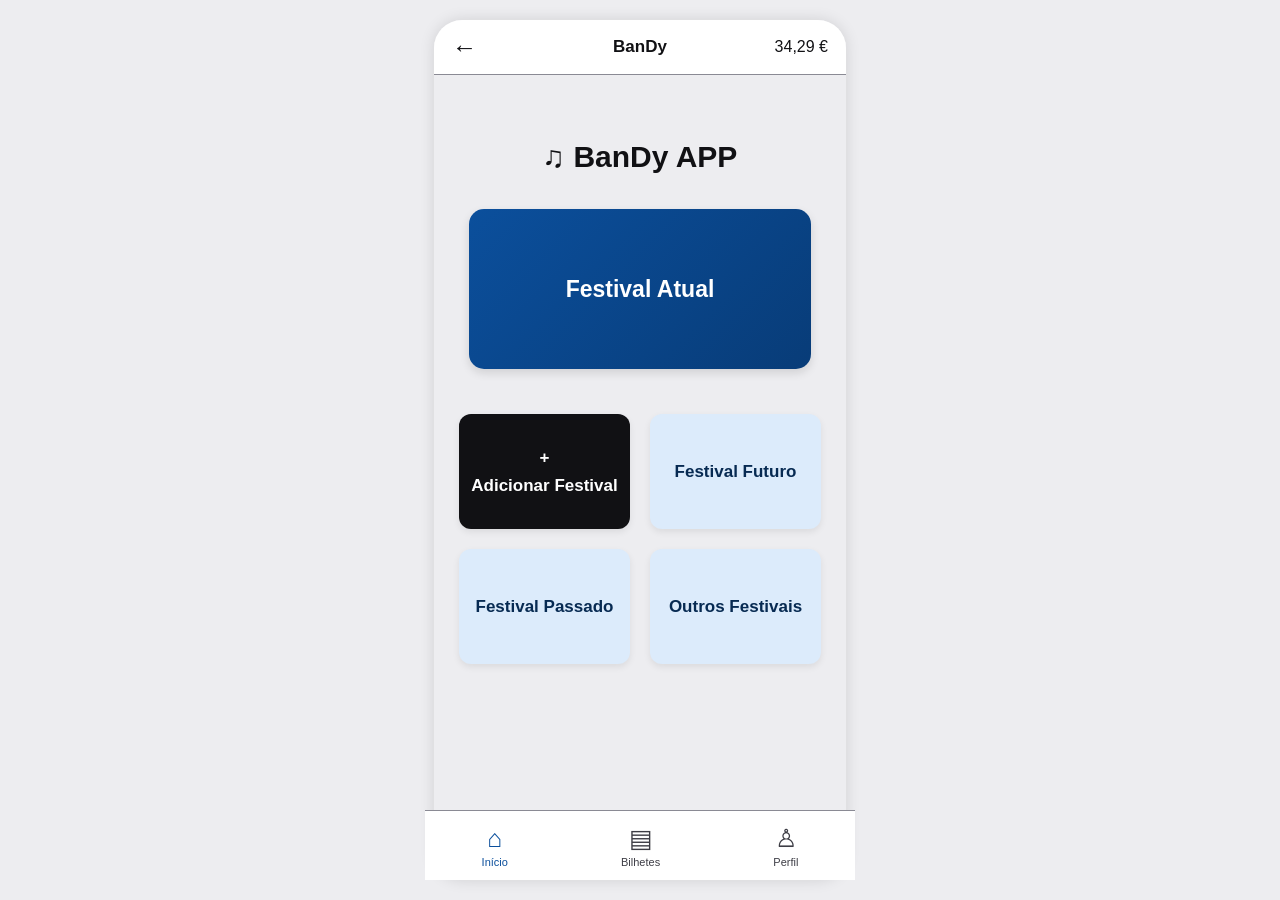
<file: index.html>
<!DOCTYPE html>
<html lang="pt">
<head>
    <meta charset="UTF-8">
    <meta name="viewport" content="width=device-width, initial-scale=1.0">

    <title>BanDy</title>

    <link rel="stylesheet" href="./css/positions.css">
    <link rel="stylesheet" href="./css/styles.css">

    <script src="./js/script.js" defer></script>
</head>

<body>

    <main class="app">

        <!-- Cabeçalho -->
        <header class="top-bar">
            <button class="back-button" data-action="back">←</button>
            <span class="header-title">BanDy</span>
            <span class="balance">34,29 €</span>
        </header>

        <!-- Logótipo -->
        <section class="logo">
            <h1>♫ BanDy APP</h1>
        </section>

        <!-- Festival em destaque -->
        <section class="featured-section">
            <button class="featured-card" data-festival="Festival Atual">
                Festival Atual
            </button>
        </section>

        <!-- Cartões dos festivais -->
        <section class="festivals">

            <button class="festival-card add-card" data-action="add-festival">
                <span>+</span>
                <span>Adicionar Festival</span>
            </button>

            <button class="festival-card" data-festival="Festival Futuro">
                Festival Futuro
            </button>

            <button class="festival-card" data-festival="Festival Passado">
                Festival Passado
            </button>

            <button class="festival-card" data-festival="Outros Festivais">
                Outros Festivais
            </button>

        </section>

        <!-- Menu inferior -->
        <nav class="bottom-nav">

            <button class="nav-button active" data-page="Início">
                <span class="nav-icon">⌂</span>
                <span>Início</span>
            </button>

            <button class="nav-button" data-page="Bilhetes">
                <span class="nav-icon">▤</span>
                <span>Bilhetes</span>
            </button>

            <button class="nav-button" data-page="Perfil">
                <span class="nav-icon">♙</span>
                <span>Perfil</span>
            </button>

        </nav>

    </main>

</body>
</html>
</file>
<file: css/positions.css>
* {
    margin: 0;
    padding: 0;
    box-sizing: border-box;
}

.app {
    position: relative;
    display: flex;
    flex-direction: column;
    width: 100%;
    max-width: 430px;
    height: 100vh;
    height: 100dvh;
    margin: 0 auto;
    overflow-y: auto;
    background-color: var(--fundo-secundario);
}

/* Cabeçalho */

.top-bar {
    display: grid;
    flex-shrink: 0;
    grid-template-columns: 1fr auto 1fr;
    align-items: center;
    width: 100%;
    height: 55px;
    min-height: 55px;
    padding: 0 18px;
}

/* Logótipo */

.logo {
    margin: 65px 0 35px;
    text-align: center;
}

/* Festival em destaque */

.featured-section {
    margin: 0 35px 45px;
}

.featured-card {
    display: flex;
    align-items: center;
    justify-content: center;
    width: 100%;
    min-height: 160px;
    padding: 20px;
}

/* Grelha de festivais */

.festivals {
    display: grid;
    grid-template-columns: repeat(2, 1fr);
    gap: 20px;
    padding: 0 25px 30px;
}

.festival-card {
    display: flex;
    flex-direction: column;
    align-items: center;
    justify-content: center;
    gap: 8px;
    min-height: 115px;
    padding: 15px 10px;
}

/* Menu inferior */

.bottom-nav {
    position: fixed;
    bottom: 0;
    left: 50%;
    display: flex;
    align-items: center;
    justify-content: space-around;
    width: 100%;
    max-width: 430px;
    height: 70px;
    transform: translateX(-50%);
    z-index: 10;
}

.nav-button {
    display: flex;
    flex-direction: column;
    align-items: center;
    gap: 3px;
}

/* Ecrãs maiores */

@media (min-width: 600px) {

    /* Moldura de telemóvel 6,7" (1080x2340 px = 412x892 px CSS, proporção 9:19,5) */
    body {
        display: flex;
        align-items: center;
        justify-content: center;
        min-height: 100vh;
        padding: 20px 0;
    }

    .app {
        flex-shrink: 0;
        width: 412px;
        max-width: none;
        height: min(892px, calc(100vh - 40px));
        margin: 0;
    }

    .bottom-nav {
        bottom: 20px;
    }

}

/* positions da carteira */


/* =================================
   PÁGINA CARTEIRA - POSITIONS
================================= */

/* Estrutura principal */

.aplicacao {
    position: relative;
    display: flex;
    flex-direction: column;
    width: 100%;
    max-width: 430px;
    height: 100vh;
    height: 100dvh;
    margin: 0 auto;
    overflow-y: auto;
    background-color: var(--fundo-secundario);
}

/* Cabeçalho */

.barra-superior {
    display: grid;
    flex-shrink: 0;
    grid-template-columns: 1fr auto 1fr;
    align-items: center;
    width: 100%;
    height: 55px;
    min-height: 55px;
    padding: 0 18px;
}

/* Conteúdo da carteira */

.conteudo-carteira {
    width: 100%;
    padding: 20px 25px;
}

/* Saldo */

.cartao-saldo {
    width: 100%;
    margin-bottom: 20px;
    padding: 15px;
}

.informacao-saldo {
    display: flex;
    align-items: center;
    justify-content: space-between;
}

.valor-saldo {
    margin-top: 5px;
}

/* Operações */

.operacoes-carteira {
    display: flex;
    flex-direction: column;
    gap: 10px;
    margin-bottom: 25px;
}

.botao-operacao {
    display: flex;
    align-items: center;
    justify-content: space-between;
    width: 100%;
    min-height: 42px;
    padding: 8px 12px;
}

/* Movimentos */

.secao-movimentos {
    width: 100%;
}

.secao-movimentos h2 {
    margin-bottom: 10px;
}

.lista-movimentos {
    display: flex;
    flex-direction: column;
    gap: 12px;
}

.movimento {
    display: flex;
    align-items: center;
    justify-content: space-between;
    width: 100%;
    min-height: 28px;
}

/* Menu inferior */

.barra-navegacao {
    position: sticky;
    bottom: 0;
    z-index: 10;
    display: flex;
    align-items: center;
    justify-content: space-around;
    flex-shrink: 0;
    width: 100%;
    height: 70px;
    margin-top: auto;
}

/* Moldura de telemóvel nas páginas com .aplicacao (tem de vir depois da regra base) */

@media (min-width: 600px) {

    .aplicacao {
        flex-shrink: 0;
        width: 412px;
        max-width: none;
        height: min(892px, calc(100vh - 40px));
        margin: 0;
    }

}

.botao-navegacao {
    display: flex;
    flex-direction: column;
    align-items: center;
    justify-content: center;
    gap: 3px;
    height: 100%;
}

/* Caixa de tamanho fixo para o ícone: o texto fica sempre na mesma posição,
   mesmo antes de o Font Awesome carregar */
.icone-navegacao {
    display: flex;
    align-items: center;
    justify-content: center;
    width: 32px;
    height: 28px;
    line-height: 1;
}

/* Ecrãs maiores */


/* =================================
   PÁGINA DE DEPÓSITO - POSITIONS
================================= */

.conteudo-deposito {
    width: 100%;
    padding: 25px 25px;
}

.titulo-deposito {
    margin-bottom: 5px;
}

.subtitulo-deposito {
    margin-bottom: 25px;
}

/* Valores predefinidos */

.valores-predefinidos {
    display: grid;
    grid-template-columns: 1fr 1fr;
    gap: 12px;
    margin-bottom: 20px;
}

.botao-valor {
    width: 100%;
    min-height: 45px;
}

/* Valor personalizado */

.campo-valor-personalizado {
    display: flex;
    align-items: center;
    width: 100%;
    margin-bottom: 20px;
}

.campo-valor-personalizado input {
    width: 100%;
    min-height: 45px;
    padding: 10px;
}

/* Método de pagamento */

.campo-metodo-pagamento {
    width: 100%;
    margin-bottom: 35px;
}

.campo-metodo-pagamento select {
    width: 100%;
    min-height: 48px;
    padding: 10px;
}

/* Confirmar */

.botao-confirmar-deposito {
    width: 100%;
    min-height: 48px;
}

/* Pagamento */
.titulo-Pagamento, .ou {
    font-size: 250%;
    font-weight: bold;
    text-align: center;
    margin-bottom: 30px;
    margin-top: 15px;
}

.QR-code {
    display: flex;
    align-items: center;
    justify-content: center;
    width: 100%;
    margin-bottom: 25px;
}

.NFC {
    display: flex;
    justify-content: center;
    width: 100%;
    height: 180px;
}

/* Transferência */

.conteudo-transferencia { 
    padding: 24px 20px; 
}
.titulo-transferencia { 
    text-align: center; 
    margin-bottom: 28px; 
}

.formulario-transferencia {
    display: flex;
    flex-direction: column;
    gap: 8px;
}

.formulario-transferencia label {
    font-weight: 600;
    font-size: 100%;
    margin-top: 10px;
}

.formulario-transferencia input {
    padding: 14px;
    font-size: 100%;
    border: 1.5px solid var(--borda);
    border-radius: 12px;
    outline: none;
}

.formulario-transferencia button {
    margin-top: 20px;
    padding: 14px;
    font-size: 150%;
    font-weight: 600;
    color: #fff;
    background: var(--roxo);
    border: none;
    border-radius: 12px;
    cursor: pointer;
}



/* =================================
   PÁGINA PERFIL - POSITIONS
================================= */

.conteudo-perfil {
    width: 100%;
    padding: 25px;
}

.titulo-perfil {
    margin-bottom: 20px;
}

.cartao-perfil {
    display: flex;
    flex-direction: column;
    align-items: center;
    padding: 25px 15px;
    margin-bottom: 25px;
}

.avatar-perfil {
    display: flex;
    align-items: center;
    justify-content: center;
    width: 80px;
    height: 80px;
    margin-bottom: 15px;
}

.nome-perfil {
    margin-bottom: 5px;
}

.secao-informacoes-perfil h3 {
    margin-bottom: 12px;
}

.informacoes-perfil {
    padding: 5px 15px;
    margin-bottom: 20px;
}

.campo-perfil {
    display: flex;
    flex-direction: column;
    gap: 5px;
    padding: 15px 0;
}

.botao-editar-perfil {
    display: flex;
    align-items: center;
    justify-content: center;
    gap: 10px;
    width: 100%;
    min-height: 48px;
}



/* =================================
   PÁGINA ADICIONAR FESTIVAL - POSITIONS
================================= */

.conteudo-festivais {
    width: 100%;
    padding: 20px 25px;
}

.titulo-festivais {
    margin-bottom: 20px;
}

.secao-festivais {
    margin-top: 25px;
}

.secao-festivais h2 {
    margin-bottom: 12px;
}

/* Pesquisa */

.campo-pesquisa {
    display: flex;
    align-items: center;
    gap: 10px;
    width: 100%;
    margin-bottom: 15px;
    padding: 0 12px;
}

.campo-pesquisa input {
    width: 100%;
    min-height: 45px;
    padding: 10px 0;
}

/* Lista de festivais */

.lista-festivais {
    display: flex;
    flex-direction: column;
    gap: 12px;
}

.cartao-festival {
    display: flex;
    align-items: center;
    gap: 14px;
    width: 100%;
    padding: 12px 15px;
}

.cartao-festival[hidden] {
    display: none;
}

.iniciais-festival {
    display: flex;
    flex-shrink: 0;
    align-items: center;
    justify-content: center;
    width: 52px;
    height: 52px;
}

.informacao-festival {
    display: flex;
    flex: 1;
    flex-direction: column;
    gap: 3px;
}

.sem-resultados {
    margin-top: 20px;
    text-align: center;
}


/* =================================
   PÁGINA ADICIONAR BILHETE - POSITIONS
================================= */

.conteudo-bilhete {
    width: 100%;
    padding: 20px 25px;
}

.titulo-bilhete {
    margin-bottom: 5px;
}

.subtitulo-bilhete {
    margin-bottom: 20px;
}

/* Separadores */

.separadores-bilhete {
    display: flex;
    gap: 7px;
    margin-bottom: 20px;
}

.separadores-bilhete button {
    flex: 1;
    min-height: 44px;
    padding: 11px;
}

/* Formulário */

.formulario-bilhete {
    display: flex;
    flex-direction: column;
    gap: 8px;
}

.formulario-bilhete label {
    display: block;
    margin-bottom: 6px;
}

.formulario-bilhete input[type="text"] {
    width: 100%;
    min-height: 48px;
    padding: 12px;
}

/* Leitor de QR */

.leitor-qr {
    position: relative;
    display: flex;
    align-items: center;
    justify-content: center;
    width: 100%;
    aspect-ratio: 1 / 1;
    margin-bottom: 10px;
    overflow: hidden;
}

.leitor-qr video {
    width: 100%;
    height: 100%;
    object-fit: cover;
}

.leitor-qr-vazio {
    position: absolute;
    bottom: 16px;
    left: 0;
    width: 100%;
}

.moldura-qr {
    display: flex;
    align-items: center;
    justify-content: center;
    position: absolute;
    top: 50%;
    left: 50%;
    width: 60%;
    height: 60%;
    transform: translate(-50%, -50%);
    pointer-events: none;
}

.botao-secundario-bilhete {
    display: flex;
    align-items: center;
    justify-content: center;
    gap: 8px;
    width: 100%;
    min-height: 44px;
    padding: 10px;
}

/* Confirmar */

.botao-confirmar-bilhete {
    width: 100%;
    min-height: 48px;
    margin-top: 6px;
}


/* =================================
   PÁGINA DO FESTIVAL - POSITIONS
================================= */

.conteudo-festival {
    width: 100%;
    padding: 20px 25px;
}

.titulo-festival {
    margin-bottom: 15px;
}

.cartaz-festival {
    display: flex;
    flex-direction: column;
    align-items: center;
    justify-content: center;
    gap: 6px;
    width: 100%;
    aspect-ratio: 16 / 10;
    margin-bottom: 18px;
    padding: 15px;
}

.detalhes-festival {
    display: flex;
    flex-direction: column;
    gap: 10px;
    margin-bottom: 18px;
    list-style: none;
}

.detalhes-festival li {
    display: flex;
    align-items: center;
    gap: 12px;
}

.detalhes-festival i {
    width: 20px;
    text-align: center;
}

.mapa-festival {
    width: 100%;
    aspect-ratio: 16 / 10;
    overflow: hidden;
}

.mapa-festival iframe {
    display: block;
    width: 100%;
    height: 100%;
}

.ligacao-mapa {
    display: block;
    margin: 8px 0 22px;
    text-align: center;
}

.botao-comprar-bilhete {
    display: flex;
    align-items: center;
    justify-content: center;
    width: 100%;
    min-height: 48px;
    padding: 10px;
}

/* =================================
   PÁGINA COMPRAR BILHETE - POSITIONS
================================= */

.conteudo-compra {
    width: 100%;
    padding: 20px 25px;
}

.formulario-compra {
    display: flex;
    flex-direction: column;
    gap: 10px;
}

.etiqueta-compra {
    margin-top: 8px;
}

.opcoes-bilhete {
    display: flex;
    flex-direction: column;
    gap: 10px;
}

.opcao-bilhete {
    display: flex;
    align-items: center;
    justify-content: space-between;
    gap: 12px;
    width: 100%;
    min-height: 58px;
    padding: 10px 14px;
    text-align: left;
}

.opcao-texto {
    display: flex;
    flex-direction: column;
    gap: 3px;
}

.quantidade-bilhete {
    display: flex;
    align-items: center;
    justify-content: center;
    gap: 22px;
}

.quantidade-bilhete button {
    width: 44px;
    height: 44px;
}

.quantidade-bilhete span {
    min-width: 30px;
    text-align: center;
}


/* =================================
   ESCOLHA DO DIA DO BILHETE - POSITIONS
================================= */

.seccao-dia {
    display: flex;
    flex-direction: column;
    gap: 10px;
}

.dias-bilhete {
    display: grid;
    grid-template-columns: repeat(2, 1fr);
    gap: 10px;
}

.botao-dia {
    width: 100%;
    min-height: 45px;
    padding: 8px;
}


/* =================================
   FESTIVAIS COM BILHETE (INÍCIO) - POSITIONS
================================= */

.featured-card {
    flex-direction: column;
    gap: 6px;
}


/* =================================
   REMOVER FESTIVAL - POSITIONS
================================= */

.info-bilhetes {
    margin-top: 16px;
    text-align: center;
}

.botao-remover-festival {
    display: flex;
    align-items: center;
    justify-content: center;
    gap: 8px;
    width: 100%;
    min-height: 44px;
    margin-top: 10px;
    padding: 10px;
}


/* =================================
   BILHETES DO FESTIVAL - POSITIONS
================================= */

.bilhetes-festival {
    margin-top: 5px;
}

.bilhetes-festival h2 {
    margin-bottom: 12px;
}

.lista-bilhetes {
    display: flex;
    flex-direction: column;
    gap: 12px;
}

.cartao-bilhete {
    display: flex;
    align-items: center;
    gap: 14px;
    padding: 12px;
}

.qr-bilhete {
    flex-shrink: 0;
    width: 110px;
    height: 110px;
}

.qr-contentor {
    position: relative;
    flex-shrink: 0;
    width: 110px;
    height: 110px;
}

.qr-contentor .qr-bilhete {
    display: block;
}

.botao-zoom-qr {
    display: flex;
    align-items: center;
    justify-content: center;
    position: absolute;
    right: 4px;
    bottom: 4px;
    width: 32px;
    height: 32px;
    padding: 0;
}

/* Fixo ao ecrã (e à largura da app) para ficar sempre centrado, mesmo com scroll */
#popup-zoom-qr {
    position: fixed;
    top: 0;
    bottom: 0;
    left: 50%;
    right: auto;
    width: 100%;
    max-width: 430px;
    transform: translateX(-50%);
}

.zoom-qr-imagem {
    display: block;
    width: 100%;
    margin: 12px auto 0;
}

.zoom-qr-codigo {
    margin-top: 10px;
    word-break: break-all;
}

.texto-bilhete {
    display: flex;
    flex-direction: column;
    gap: 5px;
    min-width: 0;
}


/* =================================
   CABEÇALHO IGUAL EM TODOS OS ECRÃS
   (3 colunas: voltar | título centrado | saldo)
================================= */

.top-bar > :first-child,
.barra-superior > :first-child {
    justify-self: start;
}

.top-bar > :last-child,
.barra-superior > :last-child {
    justify-self: end;
}

.botao-voltar,
.back-button {
    display: flex;
    align-items: center;
    justify-content: center;
    padding: 0;
    line-height: 1;
}


/* =================================
   PAGAMENTO COM CONTA CONJUNTA - POSITIONS
================================= */

.subtitulo-pagamento {
    margin-top: -18px;
    margin-bottom: 22px;
    text-align: center;
}
</file>
<file: css/styles.css>
/* =================================
   PALETA DE CORES (alto contraste, para usar ao sol)
   Para mudar uma cor em toda a app, basta alterá-la aqui.
================================= */


:root {
    --roxo: #0B4F9C;
    --roxo-premido: #083C78;
    --roxo-escuro: #072A52;
    --roxo-claro: #DCEBFB;

    --texto: #111114;
    --texto-secundario: #3D3D45;
    --borda: #8A8A94;
    --borda-forte: #6E6E78;
    --fundo: #FFFFFF;
    --fundo-secundario: #EDEDF0;

    --sucesso: #08692F;
    --erro: #B3001B;
    --aviso-fundo: #FFB000;
    --aviso-texto: #8A5A00;

    --conjunta: #006560;
    --conjunta-claro: #D2EFEC;
}
body {
    font-family: Arial, sans-serif;
    background-color: var(--fundo-secundario);
    color: var(--texto);
}

button {
    font: inherit;
    cursor: pointer;
}

/* Cabeçalho */

.top-bar {
    border-bottom: 1px solid var(--borda);
    background-color: #fff;
}

.back-button {
    border: none;
    background: none;
    color: var(--texto);
    font-size: 25px;
}

.header-title {
    font-size: 17px;
    font-weight: bold;
}

.saldo {
    font-size: 14px;
    font-weight: bold;
}

/* Logótipo */

.logo h1 {
    color: var(--texto);
    font-size: 30px;
}

.logo h1 span {
    font-size: 35px;
}

/* Festival em destaque */

.featured-card {
    border: none;
    border-radius: 15px;
    background: linear-gradient(135deg, var(--roxo), var(--roxo-premido));
    box-shadow: 0 4px 10px rgb(0 0 0 / 12%);
    color: #fff;
    font-size: 23px;
    font-weight: bold;
}


/* Cartões dos festivais */

.festival-card {
    border: none;
    border-radius: 12px;
    background-color: var(--roxo-claro);
    box-shadow: 0 3px 7px rgb(0 0 0 / 8%);
    color: var(--roxo-escuro);
    font-size: 17px;
    font-weight: bold;
    text-align: center;
}


/* Botão adicionar festival */

.add-card {
    background-color: var(--texto);
    color: #fff;
}


.card-symbol {
    font-size: 28px;
}

/* Menu inferior */

.bottom-nav {
    border-top: 1px solid var(--borda);
    background-color: #fff;
}

.nav-button {
    border: none;
    background: none;
    color: var(--texto-secundario);
    font-size: 11px;
}

.nav-icon {
    font-size: 25px;
}

.nav-button.active {
    color: var(--roxo);
}

/* Adaptação visual para ecrãs maiores */

@media (min-width: 600px) {

    .app {
        border-radius: 15px;
        box-shadow: 0 0 15px rgb(0 0 0 / 12%);
    }

}

/* styles da carteira */

/* Cabeçalho */

.barra-superior {
    background-color: #fff;
    border-bottom: 1px solid var(--borda);
}

.botao-voltar {
    color: var(--texto);
    font-size: 25px;
    text-decoration: none;
}

.titulo-cabecalho {
    font-size: 17px;
    font-weight: bold;
}

.saldo-cabecalho {
    font-size: 14px;
    font-weight: bold;
}

/* Cartão do saldo */

.cartao-saldo {
    background-color: var(--roxo-claro);
    border-radius: 12px;
    box-shadow: 0 3px 7px rgb(0 0 0 / 8%);
}

.informacao-saldo h2 {
    font-size: 17px;
    font-weight: normal;
}

.valor-saldo {
    color: var(--roxo-escuro);
    font-size: 23px;
    font-weight: bold;
}

.botao-ocultar-saldo {
    border: none;
    background: none;
    color: var(--roxo-escuro);
    font-size: 23px;
    cursor: pointer;
}

/* Botões das operações */

.botao-operacao {
    border: 1px solid var(--borda-forte);
    border-radius: 5px;
    background-color: var(--roxo-claro);
    color: var(--texto);
    font-size: 15px;
    cursor: pointer;
}


.icone-operacao {
    font-size: 18px;
}

/* Últimos movimentos */

.secao-movimentos h2 {
    color: var(--texto);
    font-size: 17px;
    font-weight: bold;
}

.movimento {
    border-bottom: 1px solid var(--borda);
    font-size: 14px;
}

.nome-movimento {
    color: var(--texto);
}

.valor-negativo {
    color: var(--erro);
    font-weight: bold;
}

.valor-positivo {
    color: var(--sucesso);
    font-weight: bold;
}

/* Menu inferior */

.barra-navegacao {
    background-color: #fff;
    border-top: 1px solid var(--borda);
}

.botao-navegacao {
    color: var(--texto-secundario);
    font-size: 11px;
    text-decoration: none;
}

.icone-navegacao {
    font-size: 25px;
}

.botao-navegacao.ativo {
    color: var(--roxo);
}

/* Ecrãs maiores */

@media (min-width: 600px) {

    .app,
    .aplicacao {
        border-radius: 28px;
        box-shadow: 0 0 15px rgb(0 0 0 / 12%);
    }

}



/* =================================
   PÁGINA DE DEPÓSITO - STYLES
================================= */

/* Título */

.titulo-deposito {
    font-size: 20px;
    font-weight: bold;
}

.subtitulo-deposito {
    font-size: 15px;
    color: var(--texto-secundario);
}

/* Botões de valores */

.botao-valor {
    border: 1px solid var(--borda-forte);
    border-radius: 5px;
    background-color: var(--roxo-claro);
    color: var(--texto);
    font-size: 17px;
    cursor: pointer;
}

.botao-valor.selecionado {
    background-color: var(--roxo);
    color: #fff;
    border-color: var(--roxo);
}

/* Campo personalizado */

.campo-valor-personalizado {
    border: 1px solid var(--borda-forte);
    border-radius: 5px;
    background-color: #fff;
}

.campo-valor-personalizado input {
    border: none;
    outline: none;
    background: transparent;
    font-size: 16px;
}

.campo-valor-personalizado span {
    padding: 0 12px;
    font-weight: bold;
}

/* Dropdown */

.campo-metodo-pagamento select {
    border: 1px solid var(--borda-forte);
    border-radius: 5px;
    background-color: var(--roxo-claro);
    color: var(--texto);
    font-size: 15px;
    cursor: pointer;
}

/* Botão confirmar */

.botao-confirmar-deposito {
    border: none;
    border-radius: 8px;
    background-color: var(--roxo);
    color: white;
    font-size: 16px;
    font-weight: bold;
    cursor: pointer;
}

/* Botões de pagamento (QR e NFC) */

.botao-pagamento {
    display: block;
    padding: 0;
    border: none;
    background: none;
    cursor: pointer;
    transition: transform 0.15s;
}

.botao-pagamento:active {
    transform: scale(0.95);
}

.botao-pagamento img {
    display: block;
}

.QR-code .botao-pagamento img {
    width: 220px;
    max-width: 100%;
    height: auto;
}

.NFC .botao-pagamento {
    height: 100%;
}

.NFC .botao-pagamento img {
    width: auto;
    height: 100%;
}

/* Pop-up */

.popup-fundo {
    position: absolute;
    inset: 0;
    z-index: 100;
    display: flex;
    align-items: center;
    justify-content: center;
    background: rgb(0 0 0 / 60%);
}

.popup-fundo[hidden] {
    display: none;
}

.popup {
    width: 85%;
    max-width: 320px;
    padding: 24px;
    border-radius: 15px;
    background-color: #fff;
    text-align: center;
}

.popup h3 {
    color: var(--roxo-escuro);
}

.popup p {
    margin-top: 8px;
    color: var(--texto-secundario);
}

.popup .popup-valor {
    color: var(--erro);
    font-size: 30px;
    font-weight: bold;
}

.popup-fechar {
    margin-top: 20px;
    padding: 10px 28px;
    border: none;
    border-radius: 8px;
    background-color: var(--roxo);
    color: #fff;
    font-weight: bold;
}


/* =================================
   PÁGINA PERFIL - STYLES
================================= */

.titulo-perfil {
    color: var(--texto);
    font-size: 20px;
    font-weight: bold;
}

/* Cartão do utilizador */

.cartao-perfil {
    background-color: var(--roxo-claro);
    border-radius: 12px;
    box-shadow: 0 3px 7px rgb(0 0 0 / 8%);
}

.avatar-perfil {
    background-color: var(--roxo);
    border-radius: 50%;
    color: #fff;
    font-size: 35px;
}

.nome-perfil {
    color: var(--roxo-escuro);
    font-size: 20px;
    font-weight: bold;
}

.subtitulo-perfil {
    color: var(--texto-secundario);
    font-size: 13px;
}

/* Informações pessoais */

.secao-informacoes-perfil h3 {
    color: var(--texto);
    font-size: 17px;
}

.informacoes-perfil {
    background-color: #fff;
    border-radius: 12px;
    box-shadow: 0 3px 7px rgb(0 0 0 / 8%);
}

.campo-perfil {
    border-bottom: 1px solid var(--borda);
}

.campo-perfil:last-child {
    border-bottom: none;
}

.etiqueta-perfil {
    color: var(--texto-secundario);
    font-size: 12px;
}

.valor-perfil {
    color: var(--texto);
    font-size: 15px;
    font-weight: bold;
}

/* Botão editar perfil */

.botao-editar-perfil {
    border: none;
    border-radius: 8px;
    background-color: var(--roxo);
    color: #fff;
    font-size: 15px;
    font-weight: bold;
}

.botao-editar-perfil:disabled {
    opacity: 0.65;
    cursor: not-allowed;
}

/* =================================
   AUTENTICAÇÃO / LOG-IN DA BANDY
================================= */

/* Esconder elementos não visíveis */
[hidden] {
    display: none !important;
}

/* Fundo escuro do pop-up */
.modal-bandy-fundo {
    position: fixed;
    inset: 0;
    z-index: 1000;

    display: flex;
    align-items: center;
    justify-content: center;

    padding: 20px;

    background: rgb(0 0 0 / 60%);
}

/* Caixa principal */
.modal-bandy-caixa {
    position: relative;

    width: 100%;
    max-width: 370px;
    max-height: 90vh;

    padding: 26px 22px;
    overflow-y: auto;

    background-color: #fff;
    border-radius: 15px;
    box-shadow: 0 8px 30px rgb(0 0 0 / 18%);

    text-align: center;
}

/* Título */
.modal-bandy-caixa h2 {
    margin: 5px 0 15px;

    color: var(--roxo-escuro);
    font-size: 21px;
}

/* Texto */
.modal-bandy-caixa p {
    margin-bottom: 18px;

    color: var(--texto-secundario);
    font-size: 14px;
    line-height: 1.5;
}

/* Botão X */
.modal-bandy-x {
    position: absolute;
    right: 12px;
    top: 8px;

    padding: 4px 8px;

    border: none;
    background: transparent;

    color: var(--texto-secundario);
    font-size: 26px;
}

/* Ícone de bloqueio */
.modal-bandy-icone {
    margin-bottom: 12px;

    color: var(--roxo);
    font-size: 33px;
}

/* Botões */
.modal-bandy-botao,
.modal-bandy-secundario {
    width: 100%;
    min-height: 44px;

    margin-top: 8px;
    padding: 10px;

    border: none;
    border-radius: 8px;

    font-weight: bold;
}

.modal-bandy-botao {
    background-color: var(--roxo);
    color: white;
}


.modal-bandy-botao:disabled {
    opacity: 0.6;
    cursor: progress;
}

.modal-bandy-secundario {
    background-color: var(--roxo-claro);
    color: var(--roxo-escuro);
}

/* Separadores Log-In e Registo */
.modal-bandy-separadores {
    display: flex;
    gap: 7px;

    margin: 18px 0;
}

.modal-bandy-separadores button {
    flex: 1;

    padding: 11px;

    border: none;
    border-radius: 8px;

    background-color: var(--roxo-claro);
    color: var(--roxo-escuro);
}

.modal-bandy-separadores button.selecionado {
    background-color: var(--roxo);
    color: #fff;
}

/* Formulário */
.formulario-auth {
    display: flex;
    flex-direction: column;
    gap: 10px;

    text-align: left;
}

.formulario-auth label {
    display: block;

    color: var(--roxo-escuro);
    font-size: 14px;
    font-weight: bold;
}

.formulario-auth input,
.formulario-auth select {
    width: 100%;

    margin-top: 5px;
    padding: 11px;

    border: 1px solid var(--borda-forte);
    border-radius: 8px;

    background-color: white;
    color: var(--texto);
    font-size: 15px;
}

/* Mensagens de erro */
.formulario-auth .erro-auth {
    margin: 0;
    color: var(--erro);
}

/* Botão de submissão */
.formulario-auth .modal-bandy-botao {
    margin-top: 8px;
}

/* Link para iniciar sessão no lugar do saldo */

.link-iniciar-sessao {
    color: var(--roxo);
    font-size: 13px;
    font-weight: bold;
    text-decoration: none;
    cursor: pointer;
}



/* =================================
   PÁGINA CONTA CONJUNTA
================================= */

[hidden] {
    display: none !important;
}

.titulo-conta-conjunta {
    margin-bottom: 8px;
    font-size: 20px;
}

.texto-conta-conjunta {
    margin-bottom: 8px;
    color: var(--texto-secundario);
    font-size: 14px;
    line-height: 1.4;
}

.titulares-conta {
    margin-bottom: 20px;
    color: var(--texto-secundario);
    font-size: 14px;
}

.formulario-conta {
    margin-bottom: 25px;
}

.formulario-conta button {
    font-size: 100%;
}

.formulario-conta .botao-secundario {
    margin-top: 8px;
    border: 1.5px solid var(--roxo);
    background: #fff;
    color: var(--roxo);
}

.mensagem-conta {
    min-height: 18px;
    color: var(--erro);
    font-size: 13px;
}

.mensagem-conta.sucesso {
    color: var(--sucesso);
}

.botao-operacao-perigo {
    border-color: var(--erro);
    color: var(--erro);
}

.formulario-conta .botao-perigo {
    background: var(--erro);
}


/* =================================
   PÁGINA DO MÉTODO DE PAGAMENTO
================================= */

.conteudo-metodo {
    width: 100%;
    padding: 20px 25px;
}

.resumo-deposito {
    display: flex;
    align-items: center;
    justify-content: space-between;
    margin: 18px 0 20px;
    padding: 15px;
    border-radius: 12px;
    background-color: var(--roxo-claro);
    color: var(--roxo-escuro);
}

.resumo-deposito strong {
    font-size: 22px;
}

.dados-multibanco {
    display: flex;
    flex-direction: column;
    gap: 10px;
    padding: 15px;
    border: 1.5px solid var(--borda-forte);
    border-radius: 12px;
    background: #fff;
}

.dados-multibanco div {
    display: flex;
    justify-content: space-between;
}

.dados-multibanco dt {
    color: var(--texto-secundario);
}

.dados-multibanco dd {
    font-weight: bold;
}

.nota-simulacao {
    margin-top: 10px;
    text-align: center;
}

.ligacao-botao {
    display: block;
    text-align: center;
    text-decoration: none;
}

a.botao-secundario {
    margin-top: 8px;
    padding: 12px;
    border: 1.5px solid var(--roxo);
    border-radius: 12px;
    background: #fff;
    color: var(--roxo);
    font-weight: 600;
}

a.popup-fechar {
    display: inline-block;
}


/* =================================
   CONFIRMAÇÃO E NOTIFICAÇÃO DE TRANSFERÊNCIA
================================= */

.popup-botoes {
    display: flex;
    gap: 10px;
    justify-content: center;
    margin-top: 20px;
}

.popup-botoes .popup-fechar {
    flex: 1;
    margin-top: 0;
    padding: 10px 12px;
}

.popup .popup-cancelar {
    border: 1.5px solid var(--roxo);
    background-color: #fff;
    color: var(--roxo);
}

.notificacao {
    position: absolute;
    top: 62px;
    right: 12px;
    left: 12px;
    z-index: 120;
    display: flex;
    align-items: flex-start;
    justify-content: space-between;
    gap: 10px;
    padding: 12px 14px;
    border-left: 5px solid var(--sucesso);
    border-radius: 10px;
    background-color: #fff;
    box-shadow: 0 4px 14px rgb(0 0 0 / 25%);
}

.notificacao-texto {
    display: flex;
    flex-direction: column;
    gap: 3px;
    color: var(--texto);
    font-size: 14px;
}

.notificacao-texto strong {
    color: var(--sucesso);
}

.notificacao-fechar {
    border: none;
    background: none;
    color: var(--texto-secundario);
    font-size: 22px;
    line-height: 1;
}


/* =================================
   PÁGINA ADICIONAR FESTIVAL
================================= */

.titulo-festivais {
    color: var(--texto);
    font-size: 20px;
    font-weight: bold;
}

.secao-festivais h2 {
    color: var(--texto);
    font-size: 17px;
    font-weight: bold;
}

/* Pesquisa */

.campo-pesquisa {
    border: 1px solid var(--borda-forte);
    border-radius: 5px;
    background-color: #fff;
    color: var(--texto-secundario);
}

.campo-pesquisa input {
    border: none;
    outline: none;
    background: transparent;
    color: var(--texto);
    font-size: 16px;
}

.campo-pesquisa:focus-within {
    border-color: var(--roxo);
}

/* Cartões dos festivais */

.cartao-festival {
    border-radius: 12px;
    background-color: var(--roxo-claro);
    box-shadow: 0 3px 7px rgb(0 0 0 / 8%);
    color: var(--roxo-escuro);
    text-decoration: none;
    transition: transform 0.15s;
}

.cartao-festival:active {
    transform: scale(0.98);
}

.iniciais-festival {
    border-radius: 12px;
    background-color: var(--roxo);
    color: #fff;
    font-size: 17px;
    font-weight: bold;
}

.nome-festival {
    color: var(--roxo-escuro);
    font-size: 17px;
    font-weight: bold;
}

.datas-festival {
    color: var(--texto-secundario);
    font-size: 13px;
}

.seta-festival {
    color: var(--roxo);
    font-size: 16px;
}

.sem-resultados {
    color: var(--texto-secundario);
    font-size: 14px;
}


/* =================================
   PÁGINA ADICIONAR BILHETE
================================= */

.titulo-bilhete {
    color: var(--texto);
    font-size: 20px;
    font-weight: bold;
}

.subtitulo-bilhete {
    color: var(--texto-secundario);
    font-size: 14px;
    line-height: 1.4;
}

/* Separadores */

.separadores-bilhete button {
    border: none;
    border-radius: 8px;
    background-color: var(--roxo-claro);
    color: var(--roxo-escuro);
    font-size: 15px;
}

.separadores-bilhete button.selecionado {
    background-color: var(--roxo);
    color: #fff;
}

/* Campo do código */

.formulario-bilhete label {
    color: var(--roxo-escuro);
    font-size: 14px;
    font-weight: bold;
}

.formulario-bilhete input[type="text"] {
    border: 1px solid var(--borda-forte);
    border-radius: 8px;
    background-color: #fff;
    color: var(--texto);
    font-size: 16px;
    letter-spacing: 1px;
    text-transform: uppercase;
}

.formulario-bilhete input[type="text"]::placeholder {
    letter-spacing: normal;
    text-transform: none;
}

.formulario-bilhete input[type="text"]:focus {
    border-color: var(--roxo);
    outline: none;
}

/* Leitor de QR */

.leitor-qr {
    border-radius: 12px;
    background-color: var(--roxo-claro);
    box-shadow: 0 3px 7px rgb(0 0 0 / 8%);
    color: var(--roxo-escuro);
    font-size: 14px;
}

.leitor-qr-vazio {
    color: #fff;
    font-weight: bold;
    text-align: center;
}

.moldura-qr i {
    color: var(--roxo);
    font-size: 48px;
}

.moldura-qr {
    border: 3px solid #fff;
    border-radius: 12px;
    box-shadow: 0 0 0 999px rgb(0 0 0 / 35%);
}

.botao-secundario-bilhete {
    border: 1.5px solid var(--roxo);
    border-radius: 8px;
    background-color: #fff;
    color: var(--roxo);
    font-size: 15px;
    font-weight: bold;
}

/* Confirmar */

.botao-confirmar-bilhete {
    border: none;
    border-radius: 8px;
    background-color: var(--roxo);
    color: #fff;
    font-size: 16px;
    font-weight: bold;
}

.botao-confirmar-bilhete:disabled {
    opacity: 0.55;
    cursor: not-allowed;
}


/* =================================
   PÁGINA DO FESTIVAL
================================= */

.titulo-festival {
    color: var(--texto);
    font-size: 22px;
    font-weight: bold;
}

/* Cartaz (substitui por uma imagem, se tiveres) */

.cartaz-festival {
    border-radius: 15px;
    background: linear-gradient(135deg, var(--roxo), var(--roxo-premido));
    box-shadow: 0 4px 10px rgb(0 0 0 / 12%);
    color: #fff;
    text-align: center;
}

.cartaz-iniciais {
    font-size: 48px;
    font-weight: bold;
    letter-spacing: 2px;
}

.cartaz-nome {
    font-size: 17px;
    opacity: 0.9;
}

.detalhes-festival li {
    color: var(--texto);
    font-size: 16px;
}

.detalhes-festival i {
    color: var(--roxo);
    font-size: 18px;
}

.mapa-festival {
    border-radius: 12px;
    background-color: var(--roxo-claro);
    box-shadow: 0 3px 7px rgb(0 0 0 / 8%);
}

.mapa-festival iframe {
    border: none;
}

.ligacao-mapa {
    color: var(--roxo);
    font-size: 13px;
    font-weight: bold;
    text-decoration: none;
}

.botao-comprar-bilhete {
    border-radius: 8px;
    background-color: var(--roxo);
    color: #fff;
    font-size: 16px;
    font-weight: bold;
    text-decoration: none;
}

/* =================================
   PÁGINA COMPRAR BILHETE
================================= */

.etiqueta-compra {
    color: var(--roxo-escuro);
    font-size: 14px;
    font-weight: bold;
}

.opcao-bilhete {
    border: 1px solid var(--borda-forte);
    border-radius: 12px;
    background-color: var(--roxo-claro);
    color: var(--roxo-escuro);
}

.opcao-bilhete strong {
    font-size: 16px;
}

.opcao-bilhete small {
    color: var(--texto-secundario);
    font-size: 13px;
}

.opcao-preco {
    font-size: 17px;
    font-weight: bold;
}

.opcao-bilhete.selecionado {
    border-color: var(--roxo);
    background-color: var(--roxo);
    color: #fff;
}

.opcao-bilhete.selecionado small {
    color: var(--roxo-claro);
}

.quantidade-bilhete button {
    border: 1px solid var(--borda-forte);
    border-radius: 50%;
    background-color: var(--roxo-claro);
    color: var(--roxo-escuro);
    font-size: 22px;
}

.quantidade-bilhete span {
    color: var(--texto);
    font-size: 22px;
    font-weight: bold;
}


/* =================================
   ESCOLHA DO DIA DO BILHETE
================================= */

.botao-dia {
    border: 1px solid var(--borda-forte);
    border-radius: 5px;
    background-color: var(--roxo-claro);
    color: var(--texto);
    font-size: 15px;
}

.botao-dia.selecionado {
    border-color: var(--roxo);
    background-color: var(--roxo);
    color: #fff;
}

.nota-dia {
    color: var(--texto-secundario);
    font-size: 12px;
}


/* =================================
   FESTIVAIS COM BILHETE (INÍCIO)
================================= */

.featured-card small {
    font-size: 14px;
    font-weight: normal;
    opacity: 0.9;
}

.festival-card small {
    color: var(--texto-secundario);
    font-size: 12px;
    font-weight: normal;
}


/* =================================
   REMOVER FESTIVAL
================================= */

.info-bilhetes {
    color: var(--sucesso);
    font-size: 14px;
    font-weight: bold;
}

.botao-remover-festival {
    border: 1.5px solid var(--erro);
    border-radius: 8px;
    background-color: #fff;
    color: var(--erro);
    font-size: 15px;
    font-weight: bold;
}

.popup .popup-perigo {
    background-color: var(--erro);
}


/* =================================
   BILHETES DO FESTIVAL
================================= */

.bilhetes-festival h2 {
    color: var(--texto);
    font-size: 17px;
    font-weight: bold;
}

.cartao-bilhete {
    border-radius: 12px;
    background-color: var(--roxo-claro);
    box-shadow: 0 3px 7px rgb(0 0 0 / 8%);
    color: var(--roxo-escuro);
}

.qr-bilhete {
    border-radius: 8px;
    background-color: #fff;
    image-rendering: pixelated;
}

.botao-zoom-qr {
    border: none;
    border-radius: 50%;
    background-color: var(--roxo);
    box-shadow: 0 2px 5px rgb(0 0 0 / 25%);
    color: #fff;
    font-size: 14px;
    cursor: pointer;
}

.botao-zoom-qr:focus-visible {
    outline: 2px solid var(--roxo-escuro);
    outline-offset: 2px;
}

.zoom-qr-imagem {
    border-radius: 8px;
    background-color: #fff;
    image-rendering: pixelated;
}

.zoom-qr-codigo {
    color: var(--texto-secundario);
    font-size: 13px;
    letter-spacing: 1px;
}

.texto-bilhete strong {
    font-size: 16px;
}

.texto-bilhete span {
    color: var(--texto-secundario);
    font-size: 14px;
}

.texto-bilhete small {
    color: var(--texto-secundario);
    font-size: 12px;
    letter-spacing: 1px;
    word-break: break-all;
}


/* =================================
   COR DOS POP-UPS
   verde: aumenta o saldo  |  vermelho: reduz o saldo
================================= */

/* Verde (depósitos) */

.popup.popup-positivo {
    border-top: 6px solid var(--sucesso);
}

.popup-positivo h3,
.popup-positivo .popup-valor {
    color: var(--sucesso);
}

.popup-positivo .popup-fechar {
    background-color: var(--sucesso);
}

.popup-positivo .popup-fechar:focus-visible {
    outline: 2px solid var(--sucesso);
    outline-offset: 2px;
}

/* Vermelho (pagamentos, transferências e compras) */

.popup.popup-negativo {
    border-top: 6px solid var(--erro);
}

.popup-negativo h3,
.popup-negativo .popup-valor {
    color: var(--erro);
}

.popup-negativo .popup-fechar {
    background-color: var(--erro);
}

.popup-negativo .popup-cancelar {
    border: 1.5px solid var(--erro);
    background-color: #fff;
    color: var(--erro);
}

.popup-negativo .popup-fechar:focus-visible {
    outline: 2px solid var(--erro);
    outline-offset: 2px;
}


/* =================================
   PAGAMENTO COM CONTA CONJUNTA
================================= */

.subtitulo-pagamento {
    color: var(--texto-secundario);
    font-size: 14px;
    font-weight: bold;
}
</file>
